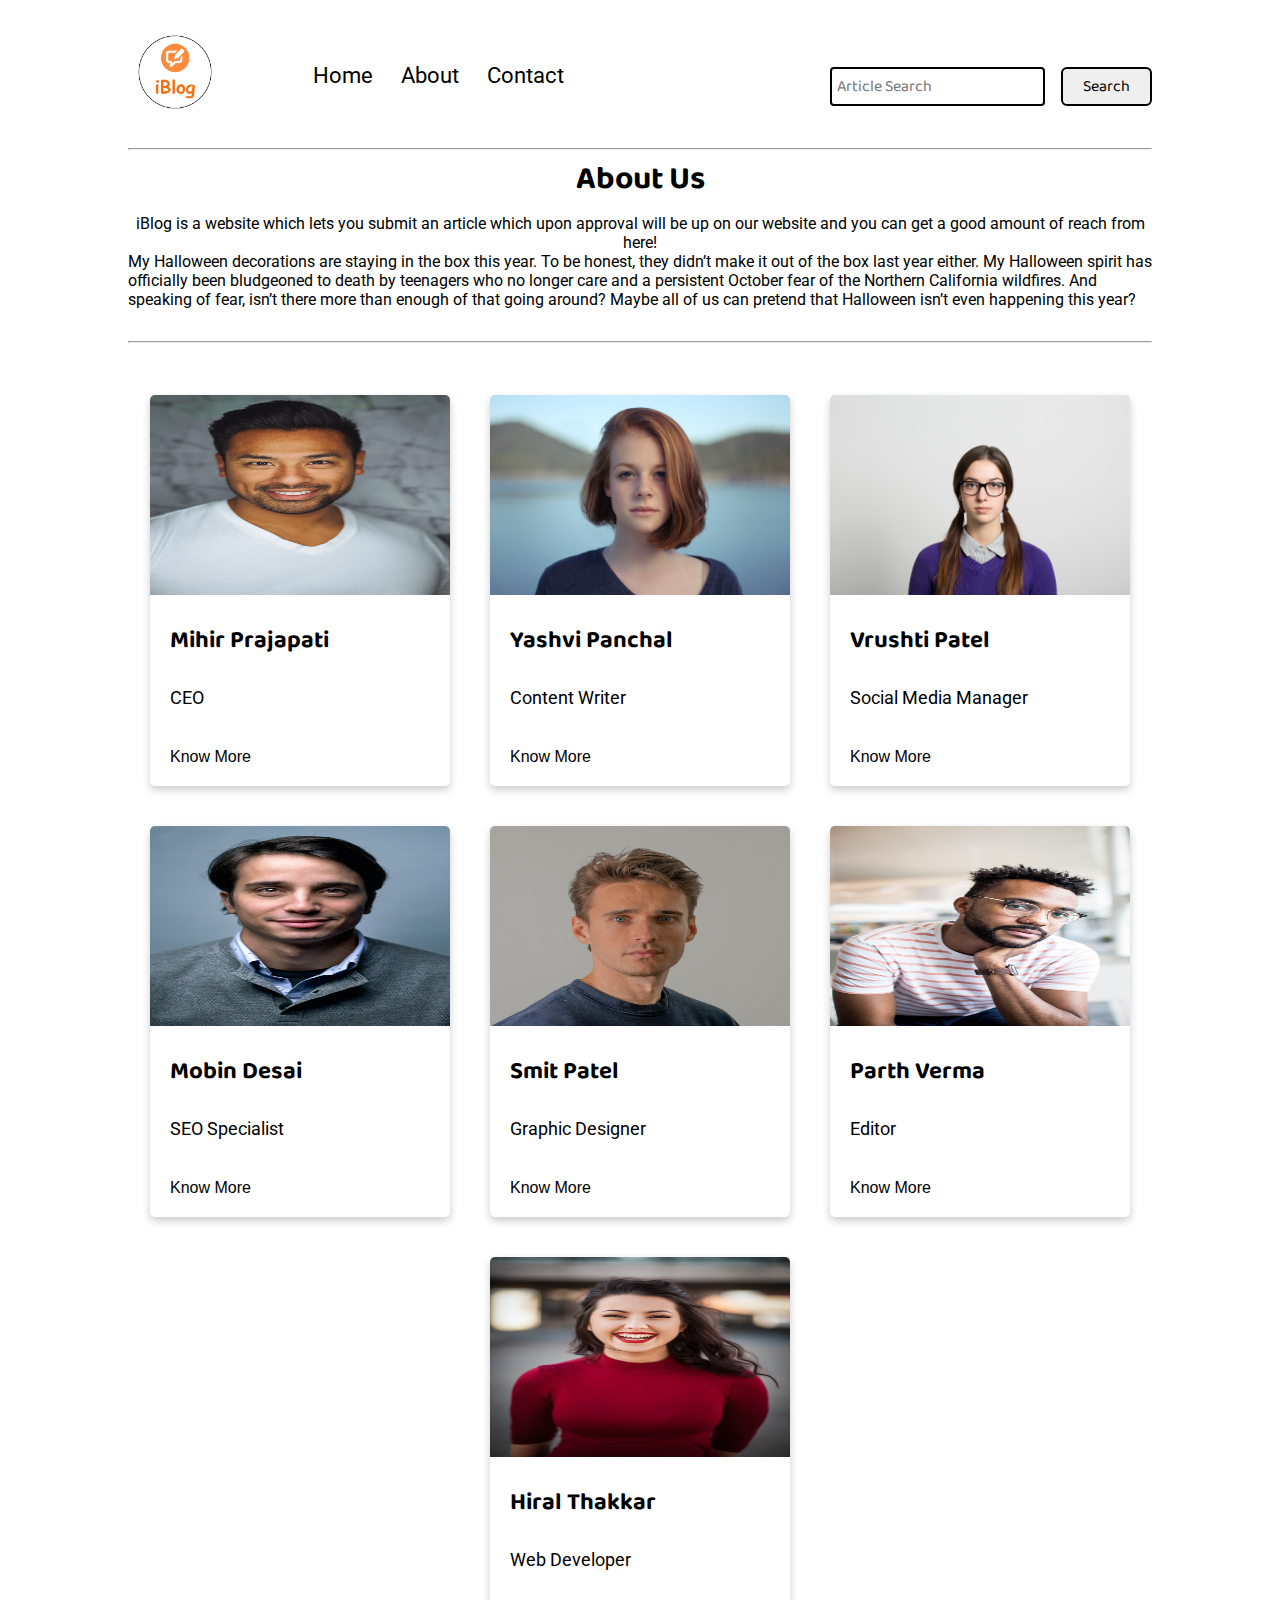
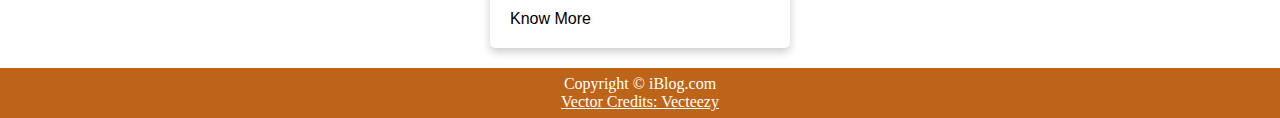
<file: about.html>
<!DOCTYPE html>
<html lang="en">

<head>
    <meta charset="UTF-8">
    <meta http-equiv="X-UA-Compatible" content="IE=edge">
    <meta name="viewport" content="width=device-width, initial-scale=1.0">
    <title>iBlog - Heaven for bloggers</title>
    <link rel="stylesheet" href="css/utils.css">
    <link rel="stylesheet" href="css/style.css">
    <link rel="stylesheet" href="css/mobile.css">
</head>

<body>
    <div id="preLoader"></div>
    <nav class="navigation max-width-1 m-auto">
        <div class="nav-left">
            <a href="#">
                <span><img src="img/logo.png" width="94px" alt=""></span>
            </a>
            <ul>
                <li><a href="https://lucifer510.github.io/Responsive-Blog/index.html">Home</a></li>
                <li><a href="about.html">About</a></li>
                <li><a href="contact.html">Contact</a></li>
            </ul>
        </div>
        <div class="nav-right">
            <form action="https://lucifer510.github.io/Responsive-Blog/search.html" method="get">
                <input class="form-input" type="text" name="query" placeholder="Article Search">
                <button class="btn">Search</button>
            </form>

        </div>

    </nav>
    <a href="#" class="to-top adjust">
        <lord-icon src="https://cdn.lordicon.com/xdakhdsq.json" trigger="hover" colors="primary:#c76f16"
            style="width:60px;height:60px">
        </lord-icon>
    </a>
    <div class="max-width-1 m-auto">
        <hr>
        <div class="aboutus">
            <h1 class="font1 m-auto center">About Us</h1>
            <p class="font2 m-auto center row">iBlog is a website which lets you submit an article which upon approval
                will be up on our website and you
                can get a good amount of reach from here!</p>
            <p class="font2 m-auto row">My Halloween decorations are staying in the box this year. To be honest, they
                didn’t make it out of the
                box last year either. My Halloween spirit has officially been bludgeoned to death by teenagers who no
                longer care and a persistent October fear of the Northern California wildfires. And speaking of fear,
                isn’t there more than enough of that going around? Maybe all of us can pretend that Halloween isn’t even
                happening this year?</p>
            <hr class="my-2">
            <div class="team-container">
                <div class="team-card">
                    <img src="img/person3.jpg" alt="">
                    <h3>Mihir Prajapati</h3>
                    <p>CEO</p>
                    <button class="know-more-btn">Know More</button>
                </div>
                <div class="team-card">
                    <img src="img/person1.jpg" alt="">
                    <h3>Yashvi Panchal</h3>
                    <p>Content Writer</p>
                    <button class="know-more-btn">Know More</button>
                </div>
                <div class="team-card">
                    <img src="img/person2.jpg" alt="">
                    <h3>Vrushti Patel</h3>
                    <p>Social Media Manager</p>
                    <button class="know-more-btn">Know More</button>

                </div>
                <div class="team-card">
                    <img src="img/person4.jpg" alt="">
                    <h3>Mobin Desai</h3>
                    <p>SEO Specialist</p>
                    <button class="know-more-btn">Know More</button>
                </div>
                <div class="team-card">
                    <img src="img/person5.jpg" alt="">
                    <h3>Smit Patel</h3>
                    <p>Graphic Designer</p>
                    <button class="know-more-btn">Know More</button>
                </div>
                <div class="team-card">
                    <img src="img/person6.jpg" alt="">
                    <h3>Parth Verma</h3>
                    <p>Editor</p>
                    <button class="know-more-btn">Know More</button>
                </div>
                <div class="team-card">
                    <img src="img/person7.jpg" alt="">
                    <h3>Hiral Thakkar</h3>
                    <p>Web Developer</p>
                    <button class="know-more-btn">Know More</button>
                </div>
            </div>
        </div>
    </div>
    <div class="footer">
        <p>Copyright &copy; iBlog.com </p>
        <a href="https://www.vecteezy.com/free-vector/typewriter">Vector Credits: Vecteezy</a>
    </div>
    <script src="https://cdn.lordicon.com/ritcuqlt.js"></script>
    <script src="main.js"></script>
    <script src="loader.js"></script>
</body>

</html>
</file>
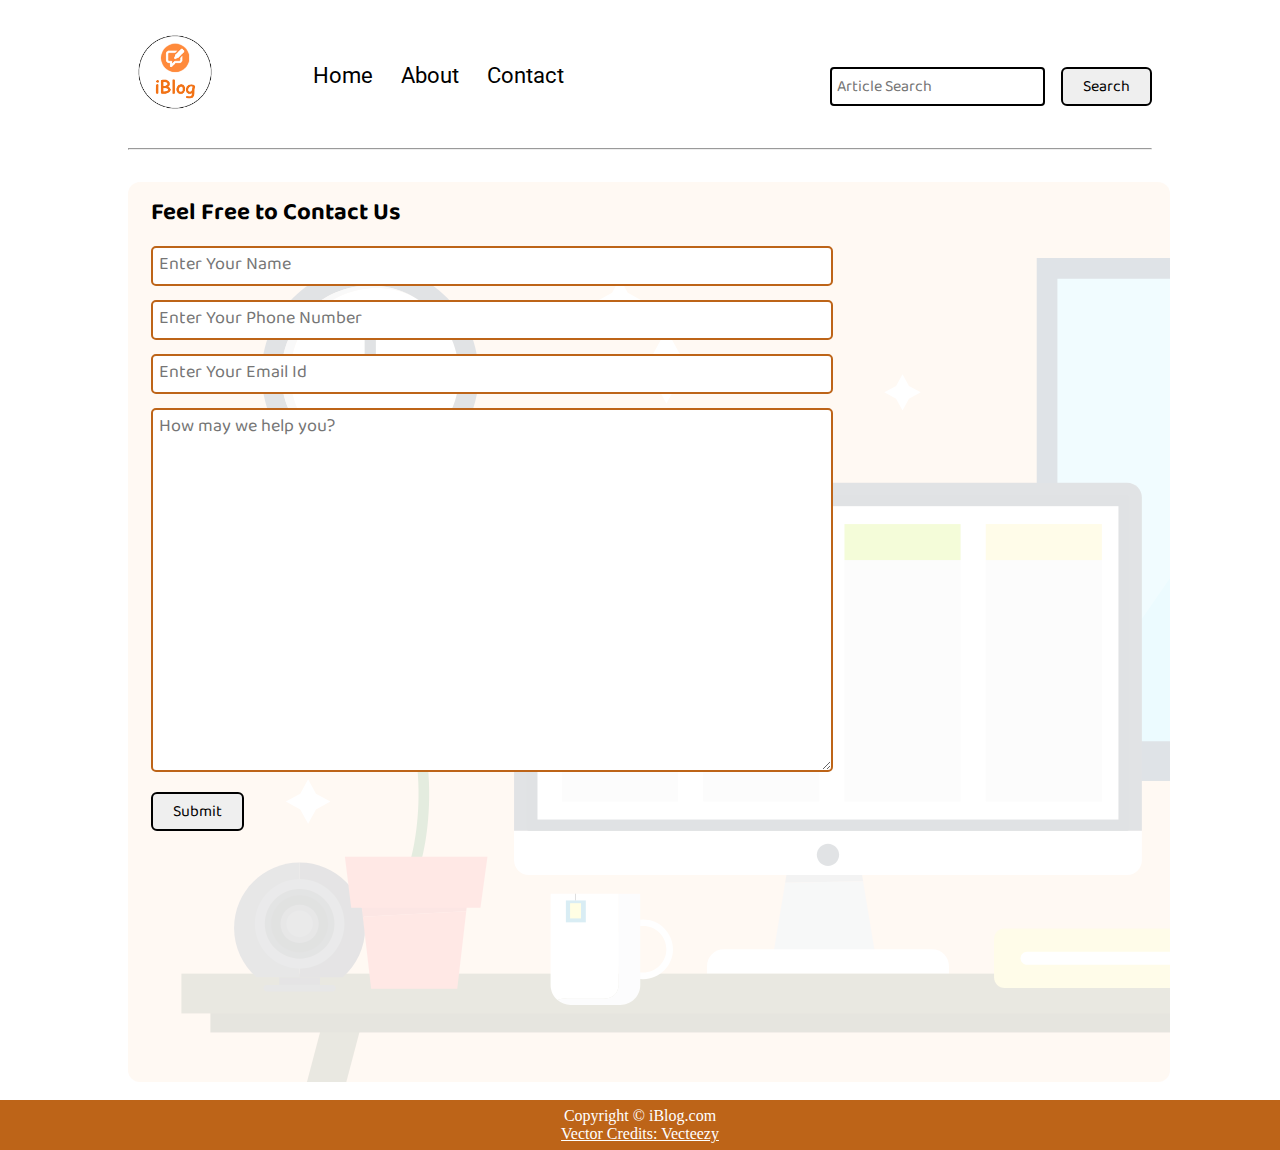
<file: contact.html>
<!DOCTYPE html>
<html lang="en">

<head>
    <meta charset="UTF-8">
    <meta name="viewport" content="width=device-width, initial-scale=1.0">
    <link rel="stylesheet" href="css/utils.css">
    <link rel="stylesheet" href="css/style.css">
    <link rel="stylesheet" href="css/contact.css">
    <link rel="stylesheet" href="css/mobile.css">
    <title>iBlog - Heaven for bloggers</title>
</head>

<body>
    <div id="preLoader"></div>
    <a href="#" class="to-top adjust">
        <lord-icon src="https://cdn.lordicon.com/xdakhdsq.json" trigger="hover" colors="primary:#c76f16"
            style="width:60px;height:60px">
        </lord-icon>
    </a>
    <nav class="navigation max-width-1 m-auto">
        <div class="nav-left">
            <a href="/">
                <span><img src="img/logo.png" width="94px" alt=""></span>
            </a>
            <ul>
                <li><a href="https://lucifer510.github.io/Responsive-Blog/">Home</a></li>
                <li><a href="about.html">About</a></li>
                <li><a href="contact.html">Contact</a></li>
            </ul>
        </div>
        <div class="nav-right">
            <form action="https://lucifer510.github.io/Responsive-Blog/search.html" method="get">
                <input class="form-input" type="text" name="query" placeholder="Article Search">
                <button class="btn">Search</button>
            </form>

        </div>

    </nav>
    <div class="max-width-1 m-auto">
        <hr>
    </div>
    <div class="contact-content font1 max-width-1 m-auto adjust-cc">
        <div class="max-width-1 m-auto mx-1">
            <h2>Feel Free to Contact Us</h2>
            <div class="contact-form">
                <div class="form-box">
                    <input type="text" placeholder="Enter Your Name">
                </div>
                <div class="form-box">
                    <input type="text" placeholder="Enter Your Phone Number">
                </div>
                <div class="form-box">
                    <input type="text" placeholder="Enter Your Email Id">
                </div>
                <div class="form-box">
                    <textarea name="" id="" cols="30" rows="10" placeholder="How may we help you?"></textarea>
                </div>
                <div class="form-box">
                    <button class="btn">Submit</button>
                </div>

            </div>
        </div>

    </div>




    <div class="footer">
        <p>Copyright &copy; iBlog.com </p>
        <a href="https://www.vecteezy.com/free-vector/typewriter">Vector Credits: Vecteezy</a>
    </div>
    <script src="https://cdn.lordicon.com/ritcuqlt.js"></script>
    <script src="main.js"></script>
    <script src="loader.js"></script>
</body>

</html>
</file>
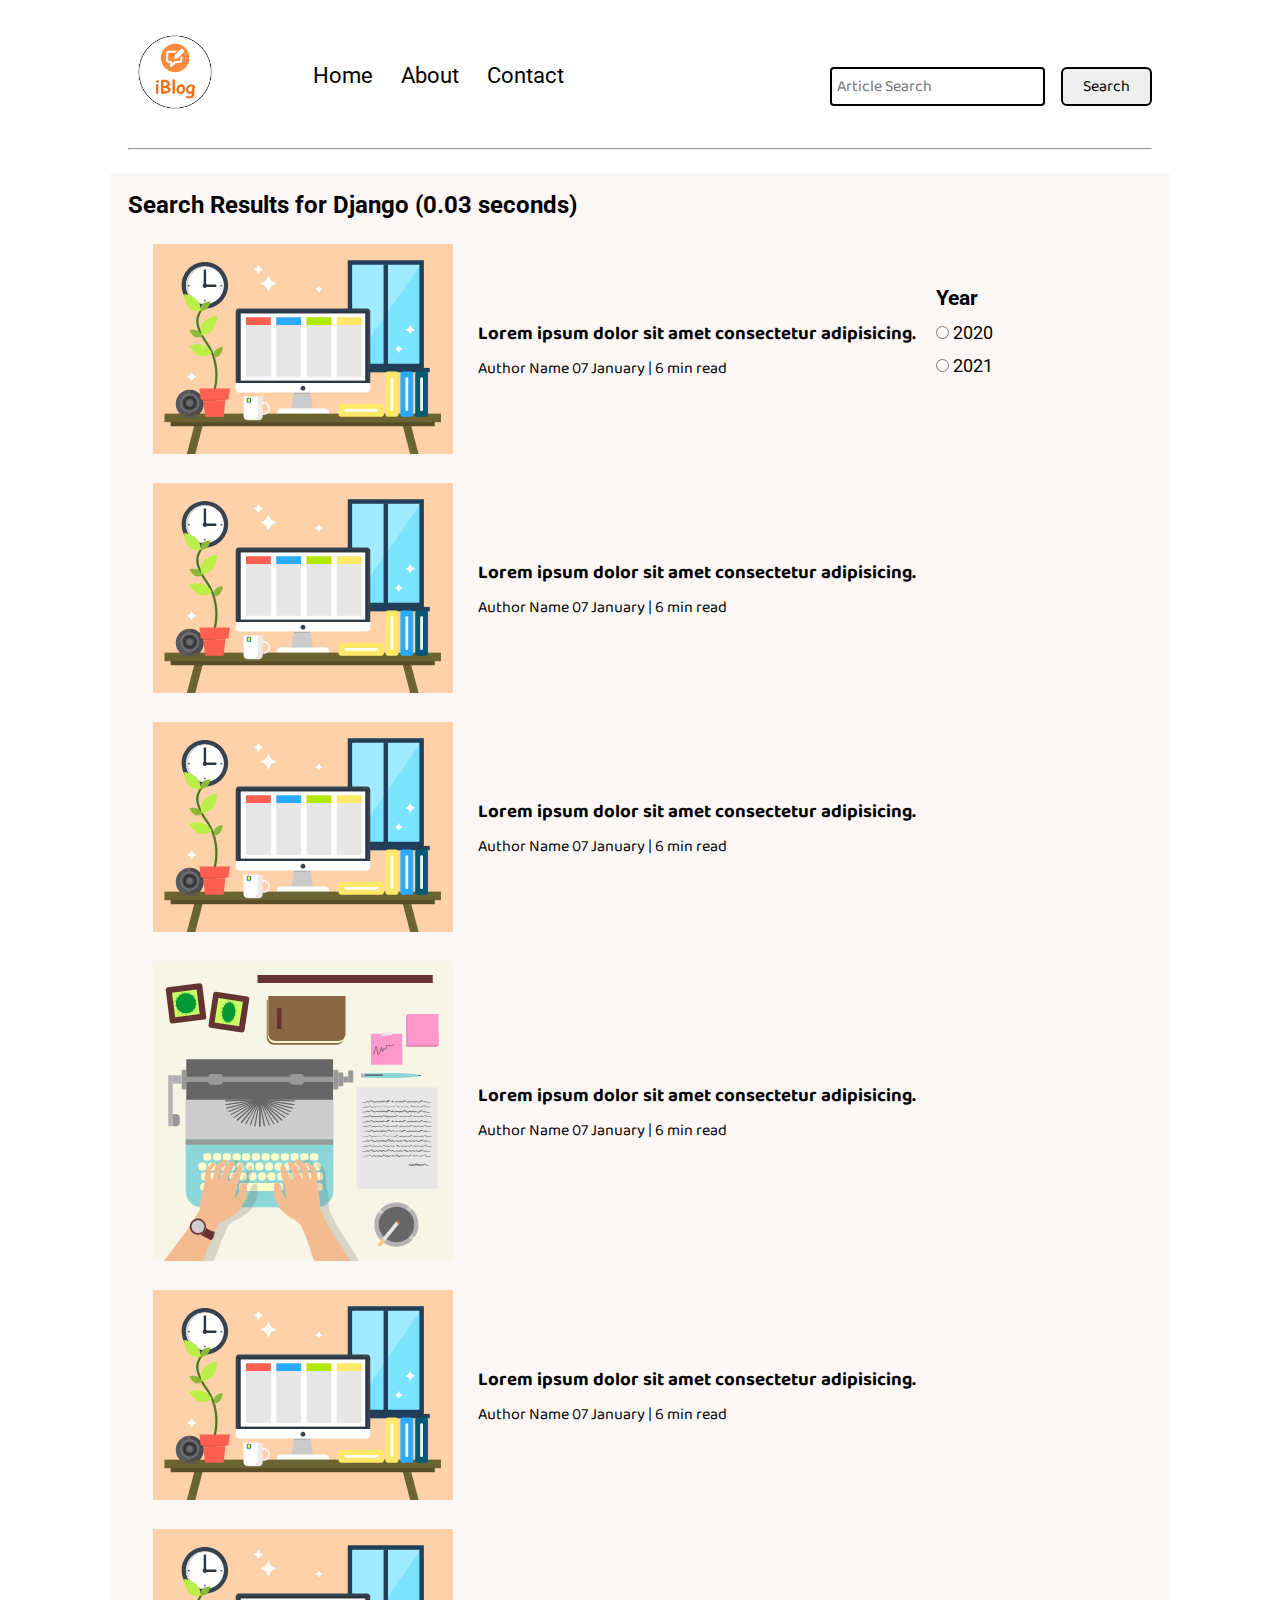
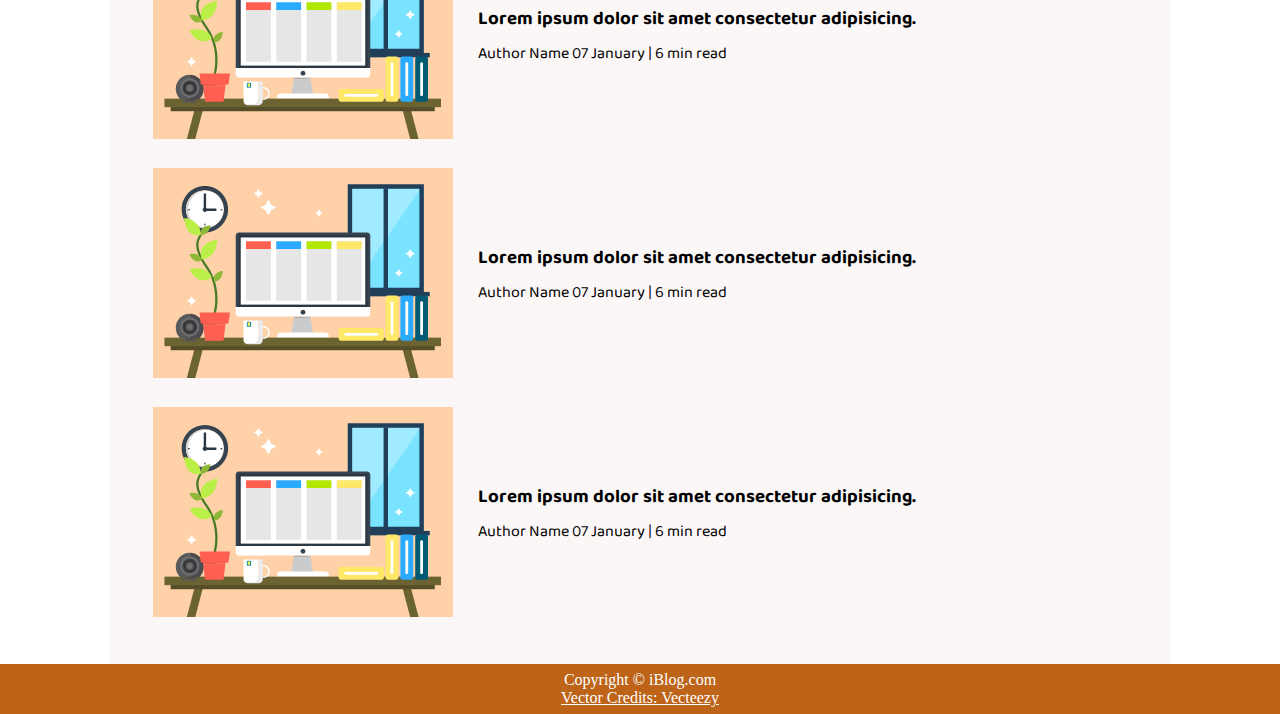
<file: search.html>
<!DOCTYPE html>
<html lang="en">
<head>
    <meta charset="UTF-8">
    <meta name="viewport" content="width=device-width, initial-scale=1.0">
    <link rel="stylesheet" href="css/utils.css">
    <link rel="stylesheet" href="css/style.css">
    <link rel="stylesheet" href="css/mobile.css">
    <title>iBlog - Heaven for bloggers</title>
</head>
<body>
    <div id="preLoader"></div>
    <a href="#" class="to-top adjust">
        <lord-icon src="https://cdn.lordicon.com/xdakhdsq.json" trigger="hover" colors="primary:#c76f16"
            style="width:60px;height:60px">
        </lord-icon>
    </a>
    <nav class="navigation max-width-1 m-auto">
        <div class="nav-left">
            <a href="/">
                <span><img src="img/logo.png" width="94px" alt=""></span>
            </a>
            <ul>
                <li><a href="https://lucifer510.github.io/Responsive-Blog/">Home</a></li>
                <li><a href="about.html">About</a></li>
                <li><a href="contact.html">Contact</a></li>
            </ul>
        </div>
        <div class="nav-right">
            <form action="https://lucifer510.github.io/Responsive-Blog/search.html" method="get">
                <input class="form-input" type="text" name="query" placeholder="Article Search">
                <button class="btn">Search</button>
            </form>

        </div>

    </nav>
 

    <div class="max-width-1 m-auto"><hr></div>
    <div class="home-articles max-width-1 m-auto font2">
        
        <h2>Search Results for Django (0.03 seconds)</h2>
        <div class="year-box adjust-year">
            <div>
                <h3>Year </h3>
            </div>
            <div>
                <input type="radio" name="year" id=""> 2020
            </div>
            <div>
                <input type="radio" name="year" id=""> 2021
            </div>
        </div>
        <div class="home-article">
            <div class="home-article-img">
                <img src="img/11.svg" alt="article">
            </div>
            <div class="home-article-content font1">
                <a href="https://lucifer510.github.io/Responsive-Blog/blogpost.html"><h3>Lorem ipsum dolor sit amet consectetur adipisicing.</h3></a>
                
                <span>Author Name</span>
                <span>07 January | 6 min read</span>
            </div>
        </div>
        <div class="home-article">
            <div class="home-article-img">
                <img src="img/11.svg" alt="article">
            </div>
            <div class="home-article-content font1">
                <a href="https://lucifer510.github.io/Responsive-Blog/blogpost.html"><h3>Lorem ipsum dolor sit amet consectetur adipisicing.</h3></a>
                
                <span>Author Name</span>
                <span>07 January | 6 min read</span>
            </div>
        </div>
        <div class="home-article">
            <div class="home-article-img">
                <img src="img/11.svg" alt="article">
            </div>
            <div class="home-article-content font1">
                <a href="https://lucifer510.github.io/Responsive-Blog/blogpost.html"><h3>Lorem ipsum dolor sit amet consectetur adipisicing.</h3></a>
                
                <span>Author Name</span>
                <span>07 January | 6 min read</span>
            </div>
        </div>
        <div class="home-article">
            <div class="home-article-img">
                <img src="img/home.svg" alt="article">
            </div>
            <div class="home-article-content font1">
                <a href="https://lucifer510.github.io/Responsive-Blog/blogpost.html"><h3>Lorem ipsum dolor sit amet consectetur adipisicing.</h3></a>
                
                <span>Author Name</span>
                <span>07 January | 6 min read</span>
            </div>
        </div>
        <div class="home-article">
            <div class="home-article-img">
                <img src="img/11.svg" alt="article">
            </div>
            <div class="home-article-content font1">
                <a href="https://lucifer510.github.io/Responsive-Blog/blogpost.html"><h3>Lorem ipsum dolor sit amet consectetur adipisicing.</h3></a>
                
                <span>Author Name</span>
                <span>07 January | 6 min read</span>
            </div>
        </div>
        <div class="home-article">
            <div class="home-article-img">
                <img src="img/11.svg" alt="article">
            </div>
            <div class="home-article-content font1">
                <a href="https://lucifer510.github.io/Responsive-Blog/blogpost.html"><h3>Lorem ipsum dolor sit amet consectetur adipisicing.</h3></a>
                
                <span>Author Name</span>
                <span>07 January | 6 min read</span>
            </div>
        </div>
        <div class="home-article">
            <div class="home-article-img">
                <img src="img/11.svg" alt="article">
            </div>
            <div class="home-article-content font1">
                <a href="https://lucifer510.github.io/Responsive-Blog/blogpost.html"><h3>Lorem ipsum dolor sit amet consectetur adipisicing.</h3></a>
                
                <span>Author Name</span>
                <span>07 January | 6 min read</span>
            </div>
        </div>
        <div class="home-article">
            <div class="home-article-img">
                <img src="img/11.svg" alt="article">
            </div>
            <div class="home-article-content font1">
                <a href="https://lucifer510.github.io/Responsive-Blog/blogpost.html"><h3>Lorem ipsum dolor sit amet consectetur adipisicing.</h3></a>
                
                <span>Author Name</span>
                <span>07 January | 6 min read</span>
            </div>
        </div>
         
    </div>

    <div class="footer">
        <p>Copyright &copy; iBlog.com </p>
         <a href="https://www.vecteezy.com/free-vector/typewriter">Vector Credits: Vecteezy</a> 
    </div>
    <script src="https://cdn.lordicon.com/ritcuqlt.js"></script>
    <script src="main.js"></script>
    <script src="loader.js"></script>
</body>
</html>
</file>
<file: css/utils.css>
@import url("https://fonts.googleapis.com/css2?family=Roboto&display=swap");
@import url("https://fonts.googleapis.com/css2?family=Baloo+Bhaina+2:wght@500&display=swap");
:root { 
  --main-bg-color: #bd6418;
  --font1: "Baloo Bhaina 2", cursive;
  --font2: "Roboto", sans-serif;
}

.center{
  text-align: center
}

.font1 {
  font-family: var(--font1);
}
.font2 {
  font-family: var(--font2);
}

.max-width-1 {
  max-width: 80vw;
}

.max-width-2 {
  max-width: 60vw;
}

.m-auto {
  margin: auto;
}

.mx-1{
  margin-left: 23px;
  margin-right: 23px;
}
.mx-2{
  margin-left: 100px;
  margin-right: 100px;
}
.my-1{
  margin-top: 50px;
}

.my-2{
  margin-top: 32px;
  margin-bottom: 32px;
}

.btn {
  padding: 0px 20px;
  padding-top: 3px;
  border: 2px solid black;
  border-radius: 6px;
  font-family: var(--font1);
  font-size: 16px;
  cursor: pointer;
  transition: all 0.3s ease-in-out;
}

.btn:hover {
  color: white;
  background: var(--main-bg-color);
}

.form-input {
  padding: 0px 5px;
  padding-top: 3px;
  font-size: 16px;
  border: 2px solid black;
  border-radius: 4px;
  margin: 0 13px;
  font-family: var(--font1);
}

.form-box input, textarea{
  width: 52vw;
  padding: 0px 6px;
  margin: 7px 0;
  font-size: 18px;
  font-family: var(--font1);
  border: 2px solid var(--main-bg-color);
    border-radius: 5px;
}
.rounded{
  border-radius: 50%;
}
.height1{
  height: 150px;
  overflow: hidden;
}
.width1{
  width: 150px;
  overflow: hidden;
}
.bordered{
  border: 2px solid black;
}
</file>
<file: css/style.css>
* {
  margin: 0;
  padding: 0;
  scroll-behavior: smooth;
}

.navigation {
  margin-top: 25px;
  font-family: var(--font1);
  display: flex;
  justify-content: space-between;
  align-items: center;
}

.nav-left {
  display: flex;
}

.nav-left span {
  font-size: 35px;
  padding-top: 10px;
}

.nav-left ul {
  display: flex;
  align-items: center;
  margin: 0 77px;
  font-size: 22px;
  padding-bottom: 23px;
}

.nav-left ul li {
  list-style: none;
  margin: 0 14px;
  font-family: var(--font2);
  transition: all 0.3s ease-in-out;
}

.nav-left ul li a {
  text-decoration: none;
  color: black;
}

.nav-left ul li a:hover {
  color: var(--main-bg-color);
  font-weight: bolder;
}

.content {
  height: 100%;
  display: flex;
  margin-top: 32px;
  padding: 9px;
  position: relative;
}

.content::after {
  content: "";
  background-image: url("../img/11.svg");
  position: absolute;
  width: 100%;
  height: inherit;
  opacity: 0.15;
  border-radius: 12px;
}

.content-left {
  font-family: var(--font1);
  display: flex;
  flex-direction: column;
  justify-content: center;
  padding: 49px;
  z-index: 1;
}

.content-right {
  display: flex;
  align-items: center;
  justify-content: center;
}

.content-right img {
  height: 355px;
  border: 2px solid black;
  border-radius: 200px;
}

.home-articles {
  padding: 18px;
  background-color: rgb(248, 239, 239, 0.5);
  margin-top: 23px;
  position: relative;
}

.year-box {
  position: absolute;
  right: 0px;
  top: 100px;
  width: 234px;
  height: 255px;
  font-size: 18px;
}

.year-box div {
  margin: 12px 0px;
}

.home-article {
  display: flex;
  margin: 25px;
}

.home-article img {
  width: 300px;
}

.home-article-content {
  align-self: center;
  padding: 25px;
}

.home-article-content a {
  text-decoration: none;
  color: black;
}
/* .home-articles{} */
.footer {
  width: 100%;
  height: 50px;
  background-color: var(--main-bg-color);
  display: flex;
  align-items: center;
  justify-content: center;
  color: white;
  flex-direction: column;
}

.footer a {
  color: white;
}
/* Add a container for the team members */
.team-container {
  display: flex;
  flex-wrap: wrap;
  justify-content: center;
  /* cursor: pointer; */
}

/* Style each team member's profile card */
.team-card {
  width: 300px;
  margin: 20px;
  background-color: white;
  border-radius: 5px;
  box-shadow: 0 4px 8px 0 rgba(0, 0, 0, 0.2);
}

/* Add an image for each team member */
.team-card img {
  height: 200px;
  width: 100%;
  border-top-left-radius: 5px;
  border-top-right-radius: 5px;
}

/* Add a name and job title for each team member */
.team-card h3 {
  font-size: 24px;
  margin: 20px;
  font-family: var(--font1);
}

.team-card p {
  font-size: 18px;
  margin: 10px 20px 20px;
  font-family: var(--font2);
}

/* Add a hover effect to each team member's profile card */
.team-card:hover {
  box-shadow: 0 8px 16px 0 rgba(0, 0, 0, 0.2);
  transform: translateY(-5px);
  transition: all 0.3s ease;
}
/* Style the "Know More" button */
.know-more-btn {
  background-color: white;
  border: none;
  color: black;
  padding: 10px;
  text-align: center;
  text-decoration: none;
  display: inline-block;
  font-size: 16px;
  margin: 10px;
  border-radius: 5px;
  cursor: pointer;
  transition: all 0.3s ease-in-out;
}

.know-more-btn:hover {
  background-color: var(--main-bg-color);
  color: white;
}

.to-top {
  position: fixed;
  bottom: 20px;
  right: 10px;
  padding: 10px;
  cursor: pointer;
  display: flex;
  align-items: center;
  justify-content: center;
  opacity: 0;
  transition: all 0.3s;
}

.to-top.active {
  bottom: 32px;
  pointer-events: auto;
  opacity: 1;
  z-index: 100;
}

#preLoader {
  height: 100vh;
  width: 100%;
  background: #fff5ec url(/img/loader.gif) no-repeat center center;
  position: fixed;
  top: 0;
  bottom: 0;
  z-index: 1000;
}
</file>
<file: css/mobile.css>
@media screen and (max-width: 1200px) {
  *{
    margin: 0;
    padding: 0;
    box-sizing: border-box;
    scroll-behavior: smooth;
  }
  .navigation {
    flex-direction: column;
    margin-bottom: 23px;
  }

  .nav-left {
    flex-direction: column;
    text-align: center;
  }

  .content-right {
    display: none;
  }

  .home-article {
    flex-direction: column;
  }

  .home-article-img {
    text-align: center;
  }

  .year-box {
    top: 25px;
    left: 60vw;
    font-size: 11px;
    display: flex;
  }

  .year-box div {
    padding: 0 3px;
    margin: 0;
  }

  .home-article img {
    width: 70vw;
  }
  .form-input {
    width: 50%;
  }
  .form-box input,
  textarea {
    width: 66vw;
  }
  .row {
    flex-direction: column;
  }
  .social {
    padding: 0;
  }
  .post-img {
    height: auto;
  }
  .adjust-year {
    position: static;
    height: auto;
    padding: 12px 0px;
    display: flex;
    justify-content: flex-end;
    width: 100%;
  }

  .adjust{
    bottom: 20px;
    right: 40px;
  }

  .adjust-cc{
    height:120vh;
  }
}
</file>
<file: css/contact.css>
.contact-content {
  height: 100vh;
  margin-top: 32px;
  padding: 9px;
  position: relative;
}

.contact-content::after {
  content: "";
  background-image: url("../img/11.svg");
  position: absolute;
  top: 0;
  width: 100%;
  height: inherit;
  opacity: 0.15;
  border-radius: 12px;
  z-index: -1;
}
</file>
